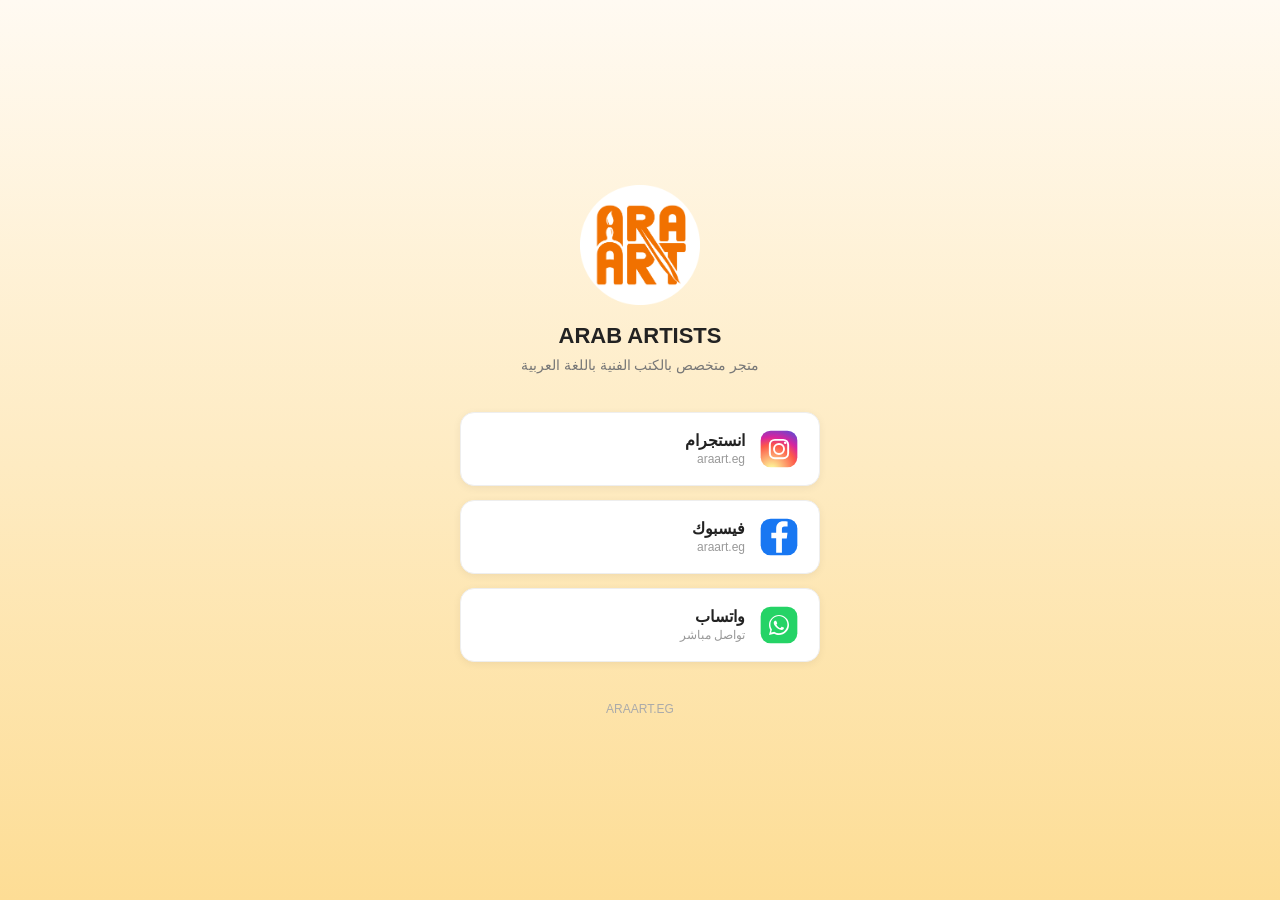
<file: index.html>
<!DOCTYPE html>
<html lang="ar" dir="rtl">
<head>
<meta charset="UTF-8">
<meta name="viewport" content="width=device-width, initial-scale=1.0">
<title>ARA ART</title>
<style>
  * { box-sizing: border-box; margin: 0; padding: 0; }
  body {
    font-family: 'Segoe UI', Tahoma, Arial, sans-serif;
    background: linear-gradient(180deg, #fffaf2 0%, #fddd95 100%);
    min-height: 100vh;
    display: flex;
    flex-direction: column;
    align-items: center;
    justify-content: center;
    padding: 40px 20px;
  }
  .profile {
    text-align: center;
    margin-bottom: 36px;
  }
  .avatar {
    width: 120px;
    height: 120px;
    margin: 0 auto 18px;
  }
  .avatar img {
    width: 100%;
    height: 100%;
    object-fit: contain;
  }
  h1 {
    font-size: 22px;
    color: #222;
    margin-bottom: 6px;
    font-weight: 700;
  }
  p.tag {
    color: #777;
    font-size: 14px;
    max-width: 280px;
    margin: 0 auto;
    line-height: 1.5;
  }
  .links {
    display: flex;
    flex-direction: column;
    gap: 14px;
    width: 100%;
    max-width: 360px;
  }
  a.link-card {
    display: flex;
    align-items: center;
    gap: 14px;
    background: #fff;
    padding: 16px 20px;
    border-radius: 14px;
    text-decoration: none;
    color: #222;
    box-shadow: 0 2px 8px rgba(0,0,0,0.06);
    transition: transform 0.15s ease, box-shadow 0.15s ease;
    border: 1px solid #eee;
  }
  a.link-card:hover {
    transform: translateY(-2px);
    box-shadow: 0 4px 14px rgba(0,0,0,0.1);
  }
  .icon {
    width: 40px;
    height: 40px;
    display: flex;
    align-items: center;
    justify-content: center;
    flex-shrink: 0;
  }
  .icon svg {
    width: 40px;
    height: 40px;
  }
  .label {
    font-size: 16px;
    font-weight: 600;
  }
  .sub {
    font-size: 12px;
    color: #999;
    margin-top: 2px;
  }
  footer {
    margin-top: 40px;
    font-size: 12px;
    color: #aaa;
  }
</style>
</head>
<body>
  <div class="profile">
    <div class="avatar">
      <img src="[data-uri]" alt="ARA ART logo">
    </div>
    <h1>ARAB ARTISTS</h1>
    <p class="tag">متجر متخصص بالكتب الفنية باللغة العربية</p>
  </div>

  <div class="links">
    <a class="link-card" href="https://www.instagram.com/araart.eg/" target="_blank">
      <div class="icon">
        <svg viewBox="0 0 48 48" xmlns="http://www.w3.org/2000/svg">
          <defs>
            <radialGradient id="igGrad" cx="30%" cy="107%" r="150%">
              <stop offset="0%" stop-color="#fdf497"/>
              <stop offset="5%" stop-color="#fdf497"/>
              <stop offset="45%" stop-color="#fd5949"/>
              <stop offset="60%" stop-color="#d6249f"/>
              <stop offset="90%" stop-color="#285AEB"/>
            </radialGradient>
          </defs>
          <rect x="2" y="2" width="44" height="44" rx="12" fill="url(#igGrad)"/>
          <rect x="13" y="13" width="22" height="22" rx="6" fill="none" stroke="#fff" stroke-width="2.3"/>
          <circle cx="24" cy="24" r="6" fill="none" stroke="#fff" stroke-width="2.3"/>
          <circle cx="31.5" cy="16.5" r="1.6" fill="#fff"/>
        </svg>
      </div>
      <div>
        <div class="label">انستجرام</div>
        <div class="sub">araart.eg</div>
      </div>
    </a>

    <a class="link-card" href="https://www.facebook.com/araart.eg" target="_blank">
      <div class="icon">
        <svg viewBox="0 0 48 48" xmlns="http://www.w3.org/2000/svg">
          <rect x="2" y="2" width="44" height="44" rx="12" fill="#1877F2"/>
          <path d="M27.5 43V25.7h5.8l0.9-6.7h-6.7v-4.3c0-1.9 0.5-3.2 3.3-3.2h3.5V5.5c-0.6-0.1-2.7-0.3-5.1-0.3-5.1 0-8.6 3.1-8.6 8.8v4.9h-5.8v6.7h5.8V43H27.5z" fill="#fff"/>
        </svg>
      </div>
      <div>
        <div class="label">فيسبوك</div>
        <div class="sub">araart.eg</div>
      </div>
    </a>

    <a class="link-card" href="https://wa.me/201026264688" target="_blank">
      <div class="icon">
        <svg viewBox="0 0 48 48" xmlns="http://www.w3.org/2000/svg">
          <rect x="2" y="2" width="44" height="44" rx="12" fill="#25D366"/>
          <path d="M24 12c-6.6 0-12 5.4-12 12 0 2.1 0.6 4.2 1.6 6L12 36l6.2-1.6c1.7 0.9 3.7 1.5 5.8 1.5 6.6 0 12-5.4 12-12s-5.4-11.9-12-11.9zm0 21.8c-1.9 0-3.7-0.5-5.3-1.5l-0.4-0.2-3.8 1 1-3.7-0.2-0.4c-1.1-1.7-1.6-3.6-1.6-5.6 0-5.6 4.6-10.2 10.2-10.2s10.2 4.6 10.2 10.2-4.5 10.4-10.1 10.4z" fill="#fff"/>
          <path d="M29.7 27.1c-0.3-0.2-1.8-0.9-2.1-1-0.3-0.1-0.5-0.2-0.7 0.2s-0.8 1-1 1.2-0.4 0.2-0.7 0.1c-0.3-0.2-1.3-0.5-2.5-1.6-0.9-0.8-1.6-1.9-1.7-2.2-0.2-0.3 0-0.5 0.1-0.6 0.1-0.1 0.3-0.4 0.4-0.5 0.1-0.2 0.2-0.3 0.3-0.5 0.1-0.2 0-0.4 0-0.5-0.1-0.2-0.7-1.7-1-2.3-0.2-0.6-0.5-0.5-0.7-0.5h-0.6c-0.2 0-0.5 0.1-0.8 0.4-0.3 0.3-1 1-1 2.4s1.1 2.8 1.2 3c0.1 0.2 2.1 3.3 5.2 4.5 0.7 0.3 1.3 0.5 1.7 0.6 0.7 0.2 1.4 0.2 1.9 0.1 0.6-0.1 1.8-0.7 2-1.4 0.3-0.7 0.3-1.3 0.2-1.4-0.1-0.2-0.3-0.2-0.6-0.4z" fill="#fff"/>
        </svg>
      </div>
      <div>
        <div class="label">واتساب</div>
        <div class="sub">تواصل مباشر</div>
      </div>
    </a>
  </div>

  <footer>ARAART.EG</footer>
</body>
</html>
</file>
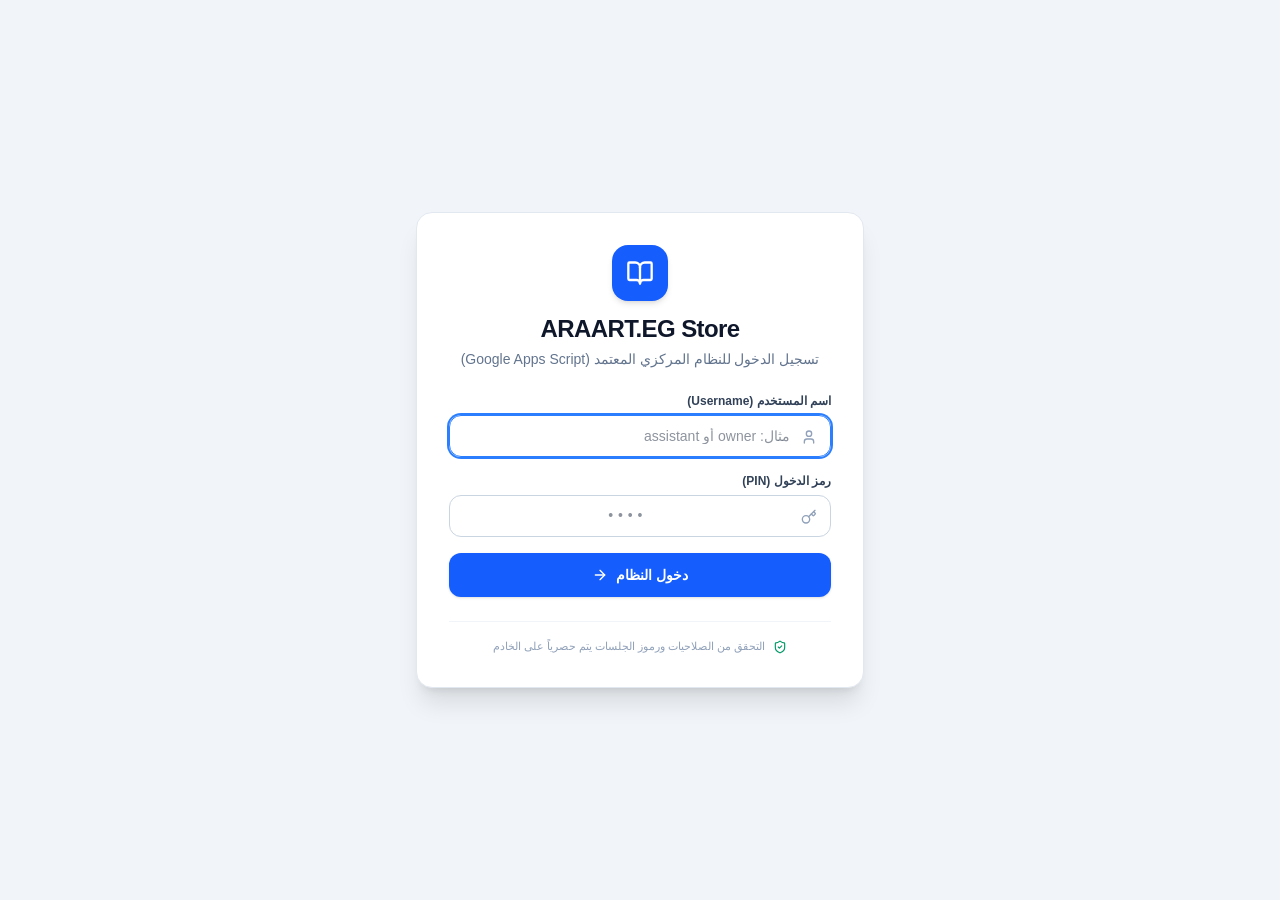
<file: store/index.html>
<!doctype html>
<html lang="ar" dir="rtl">
  <head>
    <meta charset="UTF-8" />
    <meta name="viewport" content="width=device-width, initial-scale=1.0" />
    <title>ARAART.EG Store</title>
    <meta name="description" content="ARAART.EG Store - نظام إدارة متجر الكتب الفنية والمنشورات الثقافية والطلبات والمخزون والتوزيع" />
    <meta property="og:title" content="ARAART.EG Store" />
    <meta property="og:description" content="ARAART.EG Store - نظام إدارة متجر الكتب الفنية والمنشورات الثقافية والطلبات والمخزون والتوزيع" />
    <meta property="og:type" content="website" />
    <meta name="twitter:card" content="summary_large_image" />
    <link rel="preconnect" href="https://fonts.googleapis.com">
    <link rel="preconnect" href="https://fonts.gstatic.com" crossorigin>
    <link href="https://fonts.googleapis.com/css2?family=Cairo:wght@400;500;600;700;800&family=Tajawal:wght@400;500;700&display=swap" rel="stylesheet">
    <script type="module" crossorigin src="/store/assets/index-BRwme3Qm.js"></script>
    <link rel="stylesheet" crossorigin href="/store/assets/index-B7p4zv2K.css">
  </head>
  <body class="bg-slate-50 text-slate-800 antialiased font-sans">
    <div id="root"></div>
  </body>
</html>
</file>
<file: store/assets/index-B7p4zv2K.css>
/*! tailwindcss v4.3.3 | MIT License | https://tailwindcss.com */@layer properties{@supports (((-webkit-hyphens:none)) and (not (margin-trim:inline))) or ((-moz-orient:inline) and (not (color:rgb(from red r g b)))){*,:before,:after,::backdrop{--tw-translate-x:0;--tw-translate-y:0;--tw-translate-z:0;--tw-space-y-reverse:0;--tw-divide-y-reverse:0;--tw-border-style:solid;--tw-gradient-position:initial;--tw-gradient-from:#0000;--tw-gradient-via:#0000;--tw-gradient-to:#0000;--tw-gradient-stops:initial;--tw-gradient-via-stops:initial;--tw-gradient-from-position:0%;--tw-gradient-via-position:50%;--tw-gradient-to-position:100%;--tw-leading:initial;--tw-font-weight:initial;--tw-tracking:initial;--tw-shadow:0 0 #0000;--tw-shadow-color:initial;--tw-shadow-alpha:100%;--tw-inset-shadow:0 0 #0000;--tw-inset-shadow-color:initial;--tw-inset-shadow-alpha:100%;--tw-ring-color:initial;--tw-ring-shadow:0 0 #0000;--tw-inset-ring-color:initial;--tw-inset-ring-shadow:0 0 #0000;--tw-ring-inset:initial;--tw-ring-offset-width:0px;--tw-ring-offset-color:#fff;--tw-ring-offset-shadow:0 0 #0000;--tw-backdrop-blur:initial;--tw-backdrop-brightness:initial;--tw-backdrop-contrast:initial;--tw-backdrop-grayscale:initial;--tw-backdrop-hue-rotate:initial;--tw-backdrop-invert:initial;--tw-backdrop-opacity:initial;--tw-backdrop-saturate:initial;--tw-backdrop-sepia:initial;--tw-duration:initial}}}@layer theme{:root,:host{--font-sans:-apple-system, BlinkMacSystemFont, "Segoe UI", Roboto, "Helvetica Neue", "Noto Sans", Arial, sans-serif, "Apple Color Emoji", "Segoe UI Emoji", "Segoe UI Symbol", "Noto Color Emoji";--font-mono:ui-monospace, SFMono-Regular, Menlo, Monaco, Consolas, "Liberation Mono", "Courier New", monospace;--color-orange-100:oklch(95.4% .038 75.164);--color-orange-500:oklch(70.5% .213 47.604);--color-orange-600:oklch(64.6% .222 41.116);--color-orange-700:oklch(55.3% .195 38.402);--color-amber-50:oklch(98.7% .022 95.277);--color-amber-100:oklch(96.2% .059 95.617);--color-amber-200:oklch(92.4% .12 95.746);--color-amber-300:oklch(87.9% .169 91.605);--color-amber-600:oklch(66.6% .179 58.318);--color-amber-800:oklch(47.3% .137 46.201);--color-amber-900:oklch(41.4% .112 45.904);--color-green-50:oklch(98.2% .018 155.826);--color-green-100:oklch(96.2% .044 156.743);--color-green-200:oklch(92.5% .084 155.995);--color-green-500:oklch(72.3% .219 149.579);--color-green-600:oklch(62.7% .194 149.214);--color-green-700:oklch(52.7% .154 150.069);--color-green-800:oklch(44.8% .119 151.328);--color-green-900:oklch(39.3% .095 152.535);--color-green-950:oklch(26.6% .065 152.934);--color-emerald-50:oklch(97.9% .021 166.113);--color-emerald-100:oklch(95% .052 163.051);--color-emerald-200:oklch(90.5% .093 164.15);--color-emerald-400:oklch(76.5% .177 163.223);--color-emerald-500:oklch(69.6% .17 162.48);--color-emerald-600:oklch(59.6% .145 163.225);--color-emerald-700:oklch(50.8% .118 165.612);--color-emerald-800:oklch(43.2% .095 166.913);--color-emerald-900:oklch(37.8% .077 168.94);--color-blue-50:oklch(97% .014 254.604);--color-blue-100:oklch(93.2% .032 255.585);--color-blue-200:oklch(88.2% .059 254.128);--color-blue-300:oklch(80.9% .105 251.813);--color-blue-400:oklch(70.7% .165 254.624);--color-blue-500:oklch(62.3% .214 259.815);--color-blue-600:oklch(54.6% .245 262.881);--color-blue-700:oklch(48.8% .243 264.376);--color-blue-800:oklch(42.4% .199 265.638);--color-blue-900:oklch(37.9% .146 265.522);--color-indigo-50:oklch(96.2% .018 272.314);--color-indigo-100:oklch(93% .034 272.788);--color-indigo-600:oklch(51.1% .262 276.966);--color-indigo-700:oklch(45.7% .24 277.023);--color-indigo-800:oklch(39.8% .195 277.366);--color-purple-100:oklch(94.6% .033 307.174);--color-purple-700:oklch(49.6% .265 301.924);--color-purple-800:oklch(43.8% .218 303.724);--color-rose-50:oklch(96.9% .015 12.422);--color-rose-100:oklch(94.1% .03 12.58);--color-rose-200:oklch(89.2% .058 10.001);--color-rose-400:oklch(71.2% .194 13.428);--color-rose-500:oklch(64.5% .246 16.439);--color-rose-600:oklch(58.6% .253 17.585);--color-rose-700:oklch(51.4% .222 16.935);--color-rose-800:oklch(45.5% .188 13.697);--color-rose-900:oklch(41% .159 10.272);--color-rose-950:oklch(27.1% .105 12.094);--color-slate-50:oklch(98.4% .003 247.858);--color-slate-100:oklch(96.8% .007 247.896);--color-slate-200:oklch(92.9% .013 255.508);--color-slate-300:oklch(86.9% .022 252.894);--color-slate-400:oklch(70.4% .04 256.788);--color-slate-500:oklch(55.4% .046 257.417);--color-slate-600:oklch(44.6% .043 257.281);--color-slate-700:oklch(37.2% .044 257.287);--color-slate-800:oklch(27.9% .041 260.031);--color-slate-900:oklch(20.8% .042 265.755);--color-slate-950:oklch(12.9% .042 264.695);--color-white:#fff;--spacing:.25rem;--container-xs:20rem;--container-md:28rem;--container-lg:32rem;--container-xl:36rem;--container-2xl:42rem;--container-7xl:80rem;--text-xs:.75rem;--text-xs--line-height:calc(1 / .75);--text-sm:.875rem;--text-sm--line-height:calc(1.25 / .875);--text-base:1rem;--text-base--line-height: 1.5 ;--text-lg:1.125rem;--text-lg--line-height:calc(1.75 / 1.125);--text-xl:1.25rem;--text-xl--line-height:calc(1.75 / 1.25);--text-2xl:1.5rem;--text-2xl--line-height:calc(2 / 1.5);--font-weight-normal:400;--font-weight-medium:500;--font-weight-semibold:600;--font-weight-bold:700;--font-weight-black:900;--tracking-tight:-.025em;--tracking-wider:.05em;--tracking-widest:.1em;--leading-tight:1.25;--leading-snug:1.375;--leading-relaxed:1.625;--radius-sm:.25rem;--radius-md:.375rem;--radius-lg:.5rem;--radius-xl:.75rem;--radius-2xl:1rem;--animate-spin:spin 1s linear infinite;--animate-pulse:pulse 2s cubic-bezier(.4, 0, .6, 1) infinite;--blur-xs:4px;--default-transition-duration:.15s;--default-transition-timing-function:cubic-bezier(.4, 0, .2, 1);--default-font-family:var(--font-sans);--default-mono-font-family:var(--font-mono)}}@layer base{*,:after,:before,::backdrop{box-sizing:border-box;border:0 solid;margin:0;padding:0}::file-selector-button{box-sizing:border-box;border:0 solid;margin:0;padding:0}html,:host{-webkit-text-size-adjust:100%;-moz-tab-size:4;tab-size:4;line-height:1.5;font-family:var(--default-font-family,-apple-system, BlinkMacSystemFont, "Segoe UI", Roboto, "Helvetica Neue", "Noto Sans", Arial, sans-serif, "Apple Color Emoji", "Segoe UI Emoji", "Segoe UI Symbol", "Noto Color Emoji");font-feature-settings:var(--default-font-feature-settings,normal);font-variation-settings:var(--default-font-variation-settings,normal);-webkit-tap-highlight-color:transparent}hr{height:0;color:inherit;border-top-width:1px}abbr:where([title]){-webkit-text-decoration:underline dotted;text-decoration:underline dotted}h1,h2,h3,h4,h5,h6{font-size:inherit;font-weight:inherit}a{color:inherit;-webkit-text-decoration:inherit;text-decoration:inherit}b,strong{font-weight:bolder}code,kbd,samp,pre{font-family:var(--default-mono-font-family,ui-monospace, SFMono-Regular, Menlo, Monaco, Consolas, "Liberation Mono", "Courier New", monospace);font-feature-settings:var(--default-mono-font-feature-settings,normal);font-variation-settings:var(--default-mono-font-variation-settings,normal);font-size:1em}small{font-size:80%}sub,sup{vertical-align:baseline;font-size:75%;line-height:0;position:relative}sub{bottom:-.25em}sup{top:-.5em}table{text-indent:0;border-color:inherit;border-collapse:collapse}:-moz-focusring:where(:not(iframe)){outline:auto}progress{vertical-align:baseline}summary{display:list-item}ol,ul,menu{list-style:none}img,svg,video,canvas,audio,iframe,embed,object{vertical-align:middle;display:block}img,video{max-width:100%;height:auto}button,input,select,optgroup,textarea{font:inherit;font-feature-settings:inherit;font-variation-settings:inherit;letter-spacing:inherit;color:inherit;opacity:1;background-color:#0000;border-radius:0}::file-selector-button{font:inherit;font-feature-settings:inherit;font-variation-settings:inherit;letter-spacing:inherit;color:inherit;opacity:1;background-color:#0000;border-radius:0}:where(select:is([multiple],[size])) optgroup{font-weight:bolder}:where(select:is([multiple],[size])) optgroup option{padding-inline-start:20px}::file-selector-button{margin-inline-end:4px}::placeholder{opacity:1}@supports (not ((-webkit-appearance:-apple-pay-button))) or (contain-intrinsic-size:1px){::placeholder{color:currentColor}@supports (color:color-mix(in lab,red,red)){::placeholder{color:color-mix(in oklab,currentcolor 50%,transparent)}}}textarea{resize:vertical}::-webkit-search-decoration{-webkit-appearance:none}::-webkit-date-and-time-value{min-height:1lh;text-align:inherit}::-webkit-datetime-edit{display:inline-flex}::-webkit-datetime-edit-fields-wrapper{padding:0}::-webkit-datetime-edit{padding-block:0}::-webkit-datetime-edit-year-field{padding-block:0}::-webkit-datetime-edit-month-field{padding-block:0}::-webkit-datetime-edit-day-field{padding-block:0}::-webkit-datetime-edit-hour-field{padding-block:0}::-webkit-datetime-edit-minute-field{padding-block:0}::-webkit-datetime-edit-second-field{padding-block:0}::-webkit-datetime-edit-millisecond-field{padding-block:0}::-webkit-datetime-edit-meridiem-field{padding-block:0}::-webkit-calendar-picker-indicator{line-height:1}:-moz-ui-invalid{box-shadow:none}button,input:where([type=button],[type=reset],[type=submit]){-webkit-appearance:button;-moz-appearance:button;appearance:button}::file-selector-button{-webkit-appearance:button;-moz-appearance:button;appearance:button}::-webkit-inner-spin-button{height:auto}::-webkit-outer-spin-button{height:auto}[hidden]:where(:not([hidden=until-found])){display:none!important}body{color:#1e293b;background-color:#f8fafc;font-family:Segoe UI,Tahoma,Geneva,Verdana,Cairo,sans-serif}}@layer components;@layer utilities{.absolute{position:absolute}.fixed{position:fixed}.relative{position:relative}.sticky{position:sticky}.inset-0{top:0;right:0;bottom:0;left:0}.inset-y-0{inset-block:0}.top-0{top:0}.top-1\/2{top:50%}.top-3\.5{top:calc(var(--spacing) * 3.5)}.top-16{top:calc(var(--spacing) * 16)}.right-0{right:0}.right-3{right:calc(var(--spacing) * 3)}.right-3\.5{right:calc(var(--spacing) * 3.5)}.bottom-6{bottom:calc(var(--spacing) * 6)}.left-0{left:0}.left-6{left:calc(var(--spacing) * 6)}.z-30{z-index:30}.z-40{z-index:40}.z-50{z-index:50}.col-span-2{grid-column:span 2/span 2}.mx-1{margin-inline:var(--spacing)}.mx-6{margin-inline:calc(var(--spacing) * 6)}.mx-auto{margin-inline:auto}.my-12{margin-block:calc(var(--spacing) * 12)}.mt-0\.5{margin-top:calc(var(--spacing) * .5)}.mt-1{margin-top:var(--spacing)}.mt-2{margin-top:calc(var(--spacing) * 2)}.mt-3{margin-top:calc(var(--spacing) * 3)}.mt-4{margin-top:calc(var(--spacing) * 4)}.mt-6{margin-top:calc(var(--spacing) * 6)}.mr-1{margin-right:var(--spacing)}.mr-2{margin-right:calc(var(--spacing) * 2)}.mr-auto{margin-right:auto}.mb-0\.5{margin-bottom:calc(var(--spacing) * .5)}.mb-1{margin-bottom:var(--spacing)}.mb-1\.5{margin-bottom:calc(var(--spacing) * 1.5)}.mb-2{margin-bottom:calc(var(--spacing) * 2)}.mb-3{margin-bottom:calc(var(--spacing) * 3)}.mb-4{margin-bottom:calc(var(--spacing) * 4)}.mb-5{margin-bottom:calc(var(--spacing) * 5)}.mb-6{margin-bottom:calc(var(--spacing) * 6)}.ml-1{margin-left:var(--spacing)}.block{display:block}.contents{display:contents}.flex{display:flex}.grid{display:grid}.hidden{display:none}.inline-block{display:inline-block}.inline-flex{display:inline-flex}.table-row{display:table-row}.h-2{height:calc(var(--spacing) * 2)}.h-2\.5{height:calc(var(--spacing) * 2.5)}.h-3{height:calc(var(--spacing) * 3)}.h-3\.5{height:calc(var(--spacing) * 3.5)}.h-4{height:calc(var(--spacing) * 4)}.h-5{height:calc(var(--spacing) * 5)}.h-6{height:calc(var(--spacing) * 6)}.h-7{height:calc(var(--spacing) * 7)}.h-8{height:calc(var(--spacing) * 8)}.h-9{height:calc(var(--spacing) * 9)}.h-10{height:calc(var(--spacing) * 10)}.h-12{height:calc(var(--spacing) * 12)}.h-14{height:calc(var(--spacing) * 14)}.h-16{height:calc(var(--spacing) * 16)}.h-\[calc\(100vh-4rem\)\]{height:calc(100vh - 4rem)}.h-full{height:100%}.max-h-60{max-height:calc(var(--spacing) * 60)}.min-h-\[40px\]{min-height:40px}.min-h-full{min-height:100%}.min-h-screen{min-height:100vh}.w-2{width:calc(var(--spacing) * 2)}.w-3{width:calc(var(--spacing) * 3)}.w-3\.5{width:calc(var(--spacing) * 3.5)}.w-4{width:calc(var(--spacing) * 4)}.w-5{width:calc(var(--spacing) * 5)}.w-6{width:calc(var(--spacing) * 6)}.w-7{width:calc(var(--spacing) * 7)}.w-8{width:calc(var(--spacing) * 8)}.w-9{width:calc(var(--spacing) * 9)}.w-10{width:calc(var(--spacing) * 10)}.w-11{width:calc(var(--spacing) * 11)}.w-12{width:calc(var(--spacing) * 12)}.w-14{width:calc(var(--spacing) * 14)}.w-24{width:calc(var(--spacing) * 24)}.w-64{width:calc(var(--spacing) * 64)}.w-full{width:100%}.max-w-2xl{max-width:var(--container-2xl)}.max-w-7xl{max-width:var(--container-7xl)}.max-w-lg{max-width:var(--container-lg)}.max-w-md{max-width:var(--container-md)}.max-w-xl{max-width:var(--container-xl)}.max-w-xs{max-width:var(--container-xs)}.flex-1{flex:1}.shrink-0{flex-shrink:0}.border-collapse{border-collapse:collapse}.-translate-y-1\/2{--tw-translate-y: -50% ;translate:var(--tw-translate-x) var(--tw-translate-y)}.animate-pulse{animation:var(--animate-pulse)}.animate-spin{animation:var(--animate-spin)}.cursor-not-allowed{cursor:not-allowed}.cursor-pointer{cursor:pointer}.grid-cols-1{grid-template-columns:repeat(1,minmax(0,1fr))}.grid-cols-2{grid-template-columns:repeat(2,minmax(0,1fr))}.grid-cols-3{grid-template-columns:repeat(3,minmax(0,1fr))}.flex-col{flex-direction:column}.flex-wrap{flex-wrap:wrap}.items-center{align-items:center}.items-start{align-items:flex-start}.justify-between{justify-content:space-between}.justify-center{justify-content:center}.justify-end{justify-content:flex-end}.gap-1{gap:var(--spacing)}.gap-1\.5{gap:calc(var(--spacing) * 1.5)}.gap-2{gap:calc(var(--spacing) * 2)}.gap-2\.5{gap:calc(var(--spacing) * 2.5)}.gap-3{gap:calc(var(--spacing) * 3)}.gap-4{gap:calc(var(--spacing) * 4)}.gap-6{gap:calc(var(--spacing) * 6)}:where(.space-y-1>:not(:last-child)){--tw-space-y-reverse:0;margin-block-start:calc(var(--spacing) * var(--tw-space-y-reverse));margin-block-end:calc(var(--spacing) * calc(1 - var(--tw-space-y-reverse)))}:where(.space-y-1\.5>:not(:last-child)){--tw-space-y-reverse:0;margin-block-start:calc(calc(var(--spacing) * 1.5) * var(--tw-space-y-reverse));margin-block-end:calc(calc(var(--spacing) * 1.5) * calc(1 - var(--tw-space-y-reverse)))}:where(.space-y-2>:not(:last-child)){--tw-space-y-reverse:0;margin-block-start:calc(calc(var(--spacing) * 2) * var(--tw-space-y-reverse));margin-block-end:calc(calc(var(--spacing) * 2) * calc(1 - var(--tw-space-y-reverse)))}:where(.space-y-3>:not(:last-child)){--tw-space-y-reverse:0;margin-block-start:calc(calc(var(--spacing) * 3) * var(--tw-space-y-reverse));margin-block-end:calc(calc(var(--spacing) * 3) * calc(1 - var(--tw-space-y-reverse)))}:where(.space-y-4>:not(:last-child)){--tw-space-y-reverse:0;margin-block-start:calc(calc(var(--spacing) * 4) * var(--tw-space-y-reverse));margin-block-end:calc(calc(var(--spacing) * 4) * calc(1 - var(--tw-space-y-reverse)))}:where(.space-y-5>:not(:last-child)){--tw-space-y-reverse:0;margin-block-start:calc(calc(var(--spacing) * 5) * var(--tw-space-y-reverse));margin-block-end:calc(calc(var(--spacing) * 5) * calc(1 - var(--tw-space-y-reverse)))}:where(.space-y-6>:not(:last-child)){--tw-space-y-reverse:0;margin-block-start:calc(calc(var(--spacing) * 6) * var(--tw-space-y-reverse));margin-block-end:calc(calc(var(--spacing) * 6) * calc(1 - var(--tw-space-y-reverse)))}:where(.divide-y>:not(:last-child)){--tw-divide-y-reverse:0;border-bottom-style:var(--tw-border-style);border-top-style:var(--tw-border-style);border-top-width:calc(1px * var(--tw-divide-y-reverse));border-bottom-width:calc(1px * calc(1 - var(--tw-divide-y-reverse)))}:where(.divide-slate-100>:not(:last-child)){border-color:var(--color-slate-100)}.truncate{text-overflow:ellipsis;white-space:nowrap;overflow:hidden}.overflow-hidden{overflow:hidden}.overflow-x-auto{overflow-x:auto}.overflow-y-auto{overflow-y:auto}.rounded{border-radius:.25rem}.rounded-2xl{border-radius:var(--radius-2xl)}.rounded-full{border-radius:3.40282e38px}.rounded-lg{border-radius:var(--radius-lg)}.rounded-md{border-radius:var(--radius-md)}.rounded-sm{border-radius:var(--radius-sm)}.rounded-xl{border-radius:var(--radius-xl)}.border{border-style:var(--tw-border-style);border-width:1px}.border-0{border-style:var(--tw-border-style);border-width:0}.border-3{border-style:var(--tw-border-style);border-width:3px}.border-t{border-top-style:var(--tw-border-style);border-top-width:1px}.border-b{border-bottom-style:var(--tw-border-style);border-bottom-width:1px}.border-l{border-left-style:var(--tw-border-style);border-left-width:1px}.border-dashed{--tw-border-style:dashed;border-style:dashed}.border-amber-200{border-color:var(--color-amber-200)}.border-amber-300{border-color:var(--color-amber-300)}.border-blue-200{border-color:var(--color-blue-200)}.border-blue-500{border-color:var(--color-blue-500)}.border-blue-500\/30{border-color:#3080ff4d}@supports (color:color-mix(in lab,red,red)){.border-blue-500\/30{border-color:color-mix(in oklab,var(--color-blue-500) 30%,transparent)}}.border-blue-600{border-color:var(--color-blue-600)}.border-emerald-200{border-color:var(--color-emerald-200)}.border-green-100{border-color:var(--color-green-100)}.border-green-200{border-color:var(--color-green-200)}.border-rose-200{border-color:var(--color-rose-200)}.border-slate-100{border-color:var(--color-slate-100)}.border-slate-200{border-color:var(--color-slate-200)}.border-slate-300{border-color:var(--color-slate-300)}.border-slate-700{border-color:var(--color-slate-700)}.border-slate-700\/60{border-color:#31415899}@supports (color:color-mix(in lab,red,red)){.border-slate-700\/60{border-color:color-mix(in oklab,var(--color-slate-700) 60%,transparent)}}.border-slate-800{border-color:var(--color-slate-800)}.border-white\/20{border-color:#fff3}@supports (color:color-mix(in lab,red,red)){.border-white\/20{border-color:color-mix(in oklab,var(--color-white) 20%,transparent)}}.border-t-transparent{border-top-color:#0000}.bg-amber-50{background-color:var(--color-amber-50)}.bg-amber-100{background-color:var(--color-amber-100)}.bg-blue-50{background-color:var(--color-blue-50)}.bg-blue-50\/40{background-color:#eff6ff66}@supports (color:color-mix(in lab,red,red)){.bg-blue-50\/40{background-color:color-mix(in oklab,var(--color-blue-50) 40%,transparent)}}.bg-blue-50\/70{background-color:#eff6ffb3}@supports (color:color-mix(in lab,red,red)){.bg-blue-50\/70{background-color:color-mix(in oklab,var(--color-blue-50) 70%,transparent)}}.bg-blue-100{background-color:var(--color-blue-100)}.bg-blue-500\/20{background-color:#3080ff33}@supports (color:color-mix(in lab,red,red)){.bg-blue-500\/20{background-color:color-mix(in oklab,var(--color-blue-500) 20%,transparent)}}.bg-blue-600{background-color:var(--color-blue-600)}.bg-emerald-50{background-color:var(--color-emerald-50)}.bg-emerald-100{background-color:var(--color-emerald-100)}.bg-emerald-500{background-color:var(--color-emerald-500)}.bg-green-50{background-color:var(--color-green-50)}.bg-green-50\/70{background-color:#f0fdf4b3}@supports (color:color-mix(in lab,red,red)){.bg-green-50\/70{background-color:color-mix(in oklab,var(--color-green-50) 70%,transparent)}}.bg-green-100{background-color:var(--color-green-100)}.bg-green-500{background-color:var(--color-green-500)}.bg-indigo-50{background-color:var(--color-indigo-50)}.bg-indigo-100{background-color:var(--color-indigo-100)}.bg-orange-100{background-color:var(--color-orange-100)}.bg-orange-500{background-color:var(--color-orange-500)}.bg-purple-100{background-color:var(--color-purple-100)}.bg-rose-50{background-color:var(--color-rose-50)}.bg-rose-100{background-color:var(--color-rose-100)}.bg-rose-500{background-color:var(--color-rose-500)}.bg-slate-50{background-color:var(--color-slate-50)}.bg-slate-100{background-color:var(--color-slate-100)}.bg-slate-200{background-color:var(--color-slate-200)}.bg-slate-700{background-color:var(--color-slate-700)}.bg-slate-800{background-color:var(--color-slate-800)}.bg-slate-800\/70{background-color:#1d293db3}@supports (color:color-mix(in lab,red,red)){.bg-slate-800\/70{background-color:color-mix(in oklab,var(--color-slate-800) 70%,transparent)}}.bg-slate-900{background-color:var(--color-slate-900)}.bg-slate-900\/40{background-color:#0f172b66}@supports (color:color-mix(in lab,red,red)){.bg-slate-900\/40{background-color:color-mix(in oklab,var(--color-slate-900) 40%,transparent)}}.bg-slate-900\/50{background-color:#0f172b80}@supports (color:color-mix(in lab,red,red)){.bg-slate-900\/50{background-color:color-mix(in oklab,var(--color-slate-900) 50%,transparent)}}.bg-slate-950\/40{background-color:#02061866}@supports (color:color-mix(in lab,red,red)){.bg-slate-950\/40{background-color:color-mix(in oklab,var(--color-slate-950) 40%,transparent)}}.bg-slate-950\/60{background-color:#02061899}@supports (color:color-mix(in lab,red,red)){.bg-slate-950\/60{background-color:color-mix(in oklab,var(--color-slate-950) 60%,transparent)}}.bg-white{background-color:var(--color-white)}.bg-white\/10{background-color:#ffffff1a}@supports (color:color-mix(in lab,red,red)){.bg-white\/10{background-color:color-mix(in oklab,var(--color-white) 10%,transparent)}}.bg-white\/20{background-color:#fff3}@supports (color:color-mix(in lab,red,red)){.bg-white\/20{background-color:color-mix(in oklab,var(--color-white) 20%,transparent)}}.bg-gradient-to-l{--tw-gradient-position:to left in oklab;background-image:linear-gradient(var(--tw-gradient-stops))}.from-slate-800{--tw-gradient-from:var(--color-slate-800);--tw-gradient-stops:var(--tw-gradient-via-stops,var(--tw-gradient-position), var(--tw-gradient-from) var(--tw-gradient-from-position), var(--tw-gradient-to) var(--tw-gradient-to-position))}.to-slate-950{--tw-gradient-to:var(--color-slate-950);--tw-gradient-stops:var(--tw-gradient-via-stops,var(--tw-gradient-position), var(--tw-gradient-from) var(--tw-gradient-from-position), var(--tw-gradient-to) var(--tw-gradient-to-position))}.p-1{padding:var(--spacing)}.p-1\.5{padding:calc(var(--spacing) * 1.5)}.p-2{padding:calc(var(--spacing) * 2)}.p-2\.5{padding:calc(var(--spacing) * 2.5)}.p-3{padding:calc(var(--spacing) * 3)}.p-3\.5{padding:calc(var(--spacing) * 3.5)}.p-4{padding:calc(var(--spacing) * 4)}.p-5{padding:calc(var(--spacing) * 5)}.p-6{padding:calc(var(--spacing) * 6)}.p-12{padding:calc(var(--spacing) * 12)}.px-1{padding-inline:var(--spacing)}.px-1\.5{padding-inline:calc(var(--spacing) * 1.5)}.px-2{padding-inline:calc(var(--spacing) * 2)}.px-2\.5{padding-inline:calc(var(--spacing) * 2.5)}.px-3{padding-inline:calc(var(--spacing) * 3)}.px-3\.5{padding-inline:calc(var(--spacing) * 3.5)}.px-4{padding-inline:calc(var(--spacing) * 4)}.px-5{padding-inline:calc(var(--spacing) * 5)}.px-6{padding-inline:calc(var(--spacing) * 6)}.py-0\.5{padding-block:calc(var(--spacing) * .5)}.py-1{padding-block:var(--spacing)}.py-1\.5{padding-block:calc(var(--spacing) * 1.5)}.py-2{padding-block:calc(var(--spacing) * 2)}.py-2\.5{padding-block:calc(var(--spacing) * 2.5)}.py-3{padding-block:calc(var(--spacing) * 3)}.py-3\.5{padding-block:calc(var(--spacing) * 3.5)}.py-4{padding-block:calc(var(--spacing) * 4)}.py-5{padding-block:calc(var(--spacing) * 5)}.py-8{padding-block:calc(var(--spacing) * 8)}.py-12{padding-block:calc(var(--spacing) * 12)}.py-24{padding-block:calc(var(--spacing) * 24)}.pt-1{padding-top:var(--spacing)}.pt-2{padding-top:calc(var(--spacing) * 2)}.pt-3{padding-top:calc(var(--spacing) * 3)}.pt-4{padding-top:calc(var(--spacing) * 4)}.pr-8{padding-right:calc(var(--spacing) * 8)}.pr-10{padding-right:calc(var(--spacing) * 10)}.pb-1{padding-bottom:var(--spacing)}.pb-2{padding-bottom:calc(var(--spacing) * 2)}.pb-4{padding-bottom:calc(var(--spacing) * 4)}.pl-3{padding-left:calc(var(--spacing) * 3)}.pl-4{padding-left:calc(var(--spacing) * 4)}.text-center{text-align:center}.text-left{text-align:left}.text-right{text-align:right}.font-mono{font-family:var(--font-mono)}.font-sans{font-family:var(--font-sans)}.text-2xl{font-size:var(--text-2xl);line-height:var(--tw-leading,var(--text-2xl--line-height))}.text-base{font-size:var(--text-base);line-height:var(--tw-leading,var(--text-base--line-height))}.text-lg{font-size:var(--text-lg);line-height:var(--tw-leading,var(--text-lg--line-height))}.text-sm{font-size:var(--text-sm);line-height:var(--tw-leading,var(--text-sm--line-height))}.text-xl{font-size:var(--text-xl);line-height:var(--tw-leading,var(--text-xl--line-height))}.text-xs{font-size:var(--text-xs);line-height:var(--tw-leading,var(--text-xs--line-height))}.text-\[10px\]{font-size:10px}.text-\[11px\]{font-size:11px}.leading-none{--tw-leading:1;line-height:1}.leading-relaxed{--tw-leading:var(--leading-relaxed);line-height:var(--leading-relaxed)}.leading-snug{--tw-leading:var(--leading-snug);line-height:var(--leading-snug)}.leading-tight{--tw-leading:var(--leading-tight);line-height:var(--leading-tight)}.font-black{--tw-font-weight:var(--font-weight-black);font-weight:var(--font-weight-black)}.font-bold{--tw-font-weight:var(--font-weight-bold);font-weight:var(--font-weight-bold)}.font-medium{--tw-font-weight:var(--font-weight-medium);font-weight:var(--font-weight-medium)}.font-normal{--tw-font-weight:var(--font-weight-normal);font-weight:var(--font-weight-normal)}.font-semibold{--tw-font-weight:var(--font-weight-semibold);font-weight:var(--font-weight-semibold)}.tracking-tight{--tw-tracking:var(--tracking-tight);letter-spacing:var(--tracking-tight)}.tracking-wider{--tw-tracking:var(--tracking-wider);letter-spacing:var(--tracking-wider)}.tracking-widest{--tw-tracking:var(--tracking-widest);letter-spacing:var(--tracking-widest)}.whitespace-nowrap{white-space:nowrap}.text-amber-600{color:var(--color-amber-600)}.text-amber-800{color:var(--color-amber-800)}.text-amber-900{color:var(--color-amber-900)}.text-blue-300{color:var(--color-blue-300)}.text-blue-400{color:var(--color-blue-400)}.text-blue-600{color:var(--color-blue-600)}.text-blue-700{color:var(--color-blue-700)}.text-blue-800{color:var(--color-blue-800)}.text-blue-900{color:var(--color-blue-900)}.text-emerald-400{color:var(--color-emerald-400)}.text-emerald-600{color:var(--color-emerald-600)}.text-emerald-700{color:var(--color-emerald-700)}.text-emerald-800{color:var(--color-emerald-800)}.text-emerald-900{color:var(--color-emerald-900)}.text-green-600{color:var(--color-green-600)}.text-green-700{color:var(--color-green-700)}.text-green-800{color:var(--color-green-800)}.text-green-900{color:var(--color-green-900)}.text-green-950{color:var(--color-green-950)}.text-indigo-600{color:var(--color-indigo-600)}.text-indigo-700{color:var(--color-indigo-700)}.text-indigo-800{color:var(--color-indigo-800)}.text-orange-600{color:var(--color-orange-600)}.text-orange-700{color:var(--color-orange-700)}.text-purple-700{color:var(--color-purple-700)}.text-purple-800{color:var(--color-purple-800)}.text-rose-400{color:var(--color-rose-400)}.text-rose-600{color:var(--color-rose-600)}.text-rose-700{color:var(--color-rose-700)}.text-rose-800{color:var(--color-rose-800)}.text-rose-900{color:var(--color-rose-900)}.text-rose-950{color:var(--color-rose-950)}.text-slate-200{color:var(--color-slate-200)}.text-slate-300{color:var(--color-slate-300)}.text-slate-400{color:var(--color-slate-400)}.text-slate-500{color:var(--color-slate-500)}.text-slate-600{color:var(--color-slate-600)}.text-slate-700{color:var(--color-slate-700)}.text-slate-800{color:var(--color-slate-800)}.text-slate-900{color:var(--color-slate-900)}.text-white{color:var(--color-white)}.text-white\/80{color:#fffc}@supports (color:color-mix(in lab,red,red)){.text-white\/80{color:color-mix(in oklab,var(--color-white) 80%,transparent)}}.uppercase{text-transform:uppercase}.antialiased{-webkit-font-smoothing:antialiased;-moz-osx-font-smoothing:grayscale}.opacity-60{opacity:.6}.opacity-75{opacity:.75}.shadow-2xl{--tw-shadow:0 25px 50px -12px var(--tw-shadow-color,#00000040);box-shadow:var(--tw-inset-shadow),var(--tw-inset-ring-shadow),var(--tw-ring-offset-shadow),var(--tw-ring-shadow),var(--tw-shadow)}.shadow-inner{--tw-shadow:inset 0 2px 4px 0 var(--tw-shadow-color,#0000000d);box-shadow:var(--tw-inset-shadow),var(--tw-inset-ring-shadow),var(--tw-ring-offset-shadow),var(--tw-ring-shadow),var(--tw-shadow)}.shadow-lg{--tw-shadow:0 10px 15px -3px var(--tw-shadow-color,#0000001a), 0 4px 6px -4px var(--tw-shadow-color,#0000001a);box-shadow:var(--tw-inset-shadow),var(--tw-inset-ring-shadow),var(--tw-ring-offset-shadow),var(--tw-ring-shadow),var(--tw-shadow)}.shadow-md{--tw-shadow:0 4px 6px -1px var(--tw-shadow-color,#0000001a), 0 2px 4px -2px var(--tw-shadow-color,#0000001a);box-shadow:var(--tw-inset-shadow),var(--tw-inset-ring-shadow),var(--tw-ring-offset-shadow),var(--tw-ring-shadow),var(--tw-shadow)}.shadow-sm{--tw-shadow:0 1px 3px 0 var(--tw-shadow-color,#0000001a), 0 1px 2px -1px var(--tw-shadow-color,#0000001a);box-shadow:var(--tw-inset-shadow),var(--tw-inset-ring-shadow),var(--tw-ring-offset-shadow),var(--tw-ring-shadow),var(--tw-shadow)}.shadow-xl{--tw-shadow:0 20px 25px -5px var(--tw-shadow-color,#0000001a), 0 8px 10px -6px var(--tw-shadow-color,#0000001a);box-shadow:var(--tw-inset-shadow),var(--tw-inset-ring-shadow),var(--tw-ring-offset-shadow),var(--tw-ring-shadow),var(--tw-shadow)}.shadow-xs{--tw-shadow:0 1px 2px 0 var(--tw-shadow-color,#0000000d);box-shadow:var(--tw-inset-shadow),var(--tw-inset-ring-shadow),var(--tw-ring-offset-shadow),var(--tw-ring-shadow),var(--tw-shadow)}.ring-2{--tw-ring-shadow:var(--tw-ring-inset,) 0 0 0 calc(2px + var(--tw-ring-offset-width)) var(--tw-ring-color,currentcolor);box-shadow:var(--tw-inset-shadow),var(--tw-inset-ring-shadow),var(--tw-ring-offset-shadow),var(--tw-ring-shadow),var(--tw-shadow)}.ring-blue-500{--tw-ring-color:var(--color-blue-500)}.backdrop-blur-xs{--tw-backdrop-blur:blur(var(--blur-xs));-webkit-backdrop-filter:var(--tw-backdrop-blur,) var(--tw-backdrop-brightness,) var(--tw-backdrop-contrast,) var(--tw-backdrop-grayscale,) var(--tw-backdrop-hue-rotate,) var(--tw-backdrop-invert,) var(--tw-backdrop-opacity,) var(--tw-backdrop-saturate,) var(--tw-backdrop-sepia,);backdrop-filter:var(--tw-backdrop-blur,) var(--tw-backdrop-brightness,) var(--tw-backdrop-contrast,) var(--tw-backdrop-grayscale,) var(--tw-backdrop-hue-rotate,) var(--tw-backdrop-invert,) var(--tw-backdrop-opacity,) var(--tw-backdrop-saturate,) var(--tw-backdrop-sepia,)}.transition{transition-property:color,background-color,border-color,outline-color,text-decoration-color,fill,stroke,--tw-gradient-from,--tw-gradient-via,--tw-gradient-to,opacity,box-shadow,transform,translate,scale,rotate,filter,-webkit-backdrop-filter,backdrop-filter,display,content-visibility,overlay,pointer-events;transition-timing-function:var(--tw-ease,var(--default-transition-timing-function));transition-duration:var(--tw-duration,var(--default-transition-duration))}.transition-all{transition-property:all;transition-timing-function:var(--tw-ease,var(--default-transition-timing-function));transition-duration:var(--tw-duration,var(--default-transition-duration))}.transition-opacity{transition-property:opacity;transition-timing-function:var(--tw-ease,var(--default-transition-timing-function));transition-duration:var(--tw-duration,var(--default-transition-duration))}.duration-200{--tw-duration:.2s;transition-duration:.2s}.select-none{-webkit-user-select:none;user-select:none}@media(hover:hover){.group-hover\:text-white:is(:where(.group):hover *){color:var(--color-white)}}.last\:border-0:last-child{border-style:var(--tw-border-style);border-width:0}.last\:pb-0:last-child{padding-bottom:0}@media(hover:hover){.hover\:border-blue-400:hover{border-color:var(--color-blue-400)}.hover\:border-slate-300:hover{border-color:var(--color-slate-300)}.hover\:bg-blue-50:hover{background-color:var(--color-blue-50)}.hover\:bg-blue-700:hover{background-color:var(--color-blue-700)}.hover\:bg-rose-50:hover{background-color:var(--color-rose-50)}.hover\:bg-slate-50:hover{background-color:var(--color-slate-50)}.hover\:bg-slate-100:hover{background-color:var(--color-slate-100)}.hover\:bg-slate-200:hover{background-color:var(--color-slate-200)}.hover\:bg-slate-800:hover{background-color:var(--color-slate-800)}.hover\:bg-slate-800\/60:hover{background-color:#1d293d99}@supports (color:color-mix(in lab,red,red)){.hover\:bg-slate-800\/60:hover{background-color:color-mix(in oklab,var(--color-slate-800) 60%,transparent)}}.hover\:text-blue-700:hover{color:var(--color-blue-700)}.hover\:text-blue-800:hover{color:var(--color-blue-800)}.hover\:text-slate-600:hover{color:var(--color-slate-600)}.hover\:text-slate-900:hover{color:var(--color-slate-900)}.hover\:text-white:hover{color:var(--color-white)}.hover\:underline:hover{text-decoration-line:underline}}.focus\:border-blue-500:focus{border-color:var(--color-blue-500)}.focus\:ring-2:focus{--tw-ring-shadow:var(--tw-ring-inset,) 0 0 0 calc(2px + var(--tw-ring-offset-width)) var(--tw-ring-color,currentcolor);box-shadow:var(--tw-inset-shadow),var(--tw-inset-ring-shadow),var(--tw-ring-offset-shadow),var(--tw-ring-shadow),var(--tw-shadow)}.focus\:ring-blue-500:focus{--tw-ring-color:var(--color-blue-500)}.focus\:outline-hidden:focus{--tw-outline-style:none;outline-style:none}@media(forced-colors:active){.focus\:outline-hidden:focus{outline-offset:2px;outline:2px solid #0000}}.focus\:outline-none:focus{--tw-outline-style:none;outline-style:none}.disabled\:bg-slate-100:disabled{background-color:var(--color-slate-100)}.disabled\:text-slate-500:disabled{color:var(--color-slate-500)}.disabled\:opacity-40:disabled{opacity:.4}.disabled\:opacity-50:disabled{opacity:.5}@media(min-width:40rem){.sm\:col-span-2{grid-column:span 2/span 2}.sm\:block{display:block}.sm\:hidden{display:none}.sm\:inline{display:inline}.sm\:inline-block{display:inline-block}.sm\:h-20{height:calc(var(--spacing) * 20)}.sm\:w-64{width:calc(var(--spacing) * 64)}.sm\:w-80{width:calc(var(--spacing) * 80)}.sm\:grid-cols-2{grid-template-columns:repeat(2,minmax(0,1fr))}.sm\:grid-cols-3{grid-template-columns:repeat(3,minmax(0,1fr))}.sm\:grid-cols-4{grid-template-columns:repeat(4,minmax(0,1fr))}.sm\:flex-row{flex-direction:row}.sm\:items-center{align-items:center}.sm\:p-6{padding:calc(var(--spacing) * 6)}.sm\:p-8{padding:calc(var(--spacing) * 8)}.sm\:px-8{padding-inline:calc(var(--spacing) * 8)}.sm\:text-2xl{font-size:var(--text-2xl);line-height:var(--tw-leading,var(--text-2xl--line-height))}.sm\:text-lg{font-size:var(--text-lg);line-height:var(--tw-leading,var(--text-lg--line-height))}.sm\:text-sm{font-size:var(--text-sm);line-height:var(--tw-leading,var(--text-sm--line-height))}}@media(min-width:48rem){.md\:block{display:block}.md\:hidden{display:none}.md\:w-auto{width:auto}.md\:flex-none{flex:none}.md\:grid-cols-2{grid-template-columns:repeat(2,minmax(0,1fr))}.md\:flex-row{flex-direction:row}.md\:items-center{align-items:center}}@media(min-width:64rem){.lg\:col-span-2{grid-column:span 2/span 2}.lg\:grid-cols-3{grid-template-columns:repeat(3,minmax(0,1fr))}.lg\:grid-cols-4{grid-template-columns:repeat(4,minmax(0,1fr))}.lg\:p-8{padding:calc(var(--spacing) * 8)}}}.stat-card{background:#fff;border:1px solid #e2e8f0;border-radius:8px;padding:20px;box-shadow:0 1px 3px #0000000d}.table-header{color:#475569;background:#f1f5f9;border-bottom:2px solid #e2e8f0;font-size:14px;font-weight:600}.table-row{color:#1e293b;border-bottom:1px solid #f1f5f9;font-size:14px;transition:background-color .15s}.table-row:hover{background-color:#f8fafc}.sidebar-item{cursor:pointer;border-radius:6px;align-items:center;gap:12px;padding:12px 20px;font-size:14px;transition:all .2s;display:flex}.active-nav{font-weight:600;color:#fff!important;background-color:#ffffff1a!important;border-right:4px solid #3b82f6!important}@property --tw-translate-x{syntax:"*";inherits:false;initial-value:0}@property --tw-translate-y{syntax:"*";inherits:false;initial-value:0}@property --tw-translate-z{syntax:"*";inherits:false;initial-value:0}@property --tw-space-y-reverse{syntax:"*";inherits:false;initial-value:0}@property --tw-divide-y-reverse{syntax:"*";inherits:false;initial-value:0}@property --tw-border-style{syntax:"*";inherits:false;initial-value:solid}@property --tw-gradient-position{syntax:"*";inherits:false}@property --tw-gradient-from{syntax:"<color>";inherits:false;initial-value:#0000}@property --tw-gradient-via{syntax:"<color>";inherits:false;initial-value:#0000}@property --tw-gradient-to{syntax:"<color>";inherits:false;initial-value:#0000}@property --tw-gradient-stops{syntax:"*";inherits:false}@property --tw-gradient-via-stops{syntax:"*";inherits:false}@property --tw-gradient-from-position{syntax:"<length-percentage>";inherits:false;initial-value:0%}@property --tw-gradient-via-position{syntax:"<length-percentage>";inherits:false;initial-value:50%}@property --tw-gradient-to-position{syntax:"<length-percentage>";inherits:false;initial-value:100%}@property --tw-leading{syntax:"*";inherits:false}@property --tw-font-weight{syntax:"*";inherits:false}@property --tw-tracking{syntax:"*";inherits:false}@property --tw-shadow{syntax:"*";inherits:false;initial-value:0 0 #0000}@property --tw-shadow-color{syntax:"*";inherits:false}@property --tw-shadow-alpha{syntax:"<percentage>";inherits:false;initial-value:100%}@property --tw-inset-shadow{syntax:"*";inherits:false;initial-value:0 0 #0000}@property --tw-inset-shadow-color{syntax:"*";inherits:false}@property --tw-inset-shadow-alpha{syntax:"<percentage>";inherits:false;initial-value:100%}@property --tw-ring-color{syntax:"*";inherits:false}@property --tw-ring-shadow{syntax:"*";inherits:false;initial-value:0 0 #0000}@property --tw-inset-ring-color{syntax:"*";inherits:false}@property --tw-inset-ring-shadow{syntax:"*";inherits:false;initial-value:0 0 #0000}@property --tw-ring-inset{syntax:"*";inherits:false}@property --tw-ring-offset-width{syntax:"<length>";inherits:false;initial-value:0}@property --tw-ring-offset-color{syntax:"*";inherits:false;initial-value:#fff}@property --tw-ring-offset-shadow{syntax:"*";inherits:false;initial-value:0 0 #0000}@property --tw-backdrop-blur{syntax:"*";inherits:false}@property --tw-backdrop-brightness{syntax:"*";inherits:false}@property --tw-backdrop-contrast{syntax:"*";inherits:false}@property --tw-backdrop-grayscale{syntax:"*";inherits:false}@property --tw-backdrop-hue-rotate{syntax:"*";inherits:false}@property --tw-backdrop-invert{syntax:"*";inherits:false}@property --tw-backdrop-opacity{syntax:"*";inherits:false}@property --tw-backdrop-saturate{syntax:"*";inherits:false}@property --tw-backdrop-sepia{syntax:"*";inherits:false}@property --tw-duration{syntax:"*";inherits:false}@keyframes spin{to{transform:rotate(360deg)}}@keyframes pulse{50%{opacity:.5}}
</file>
